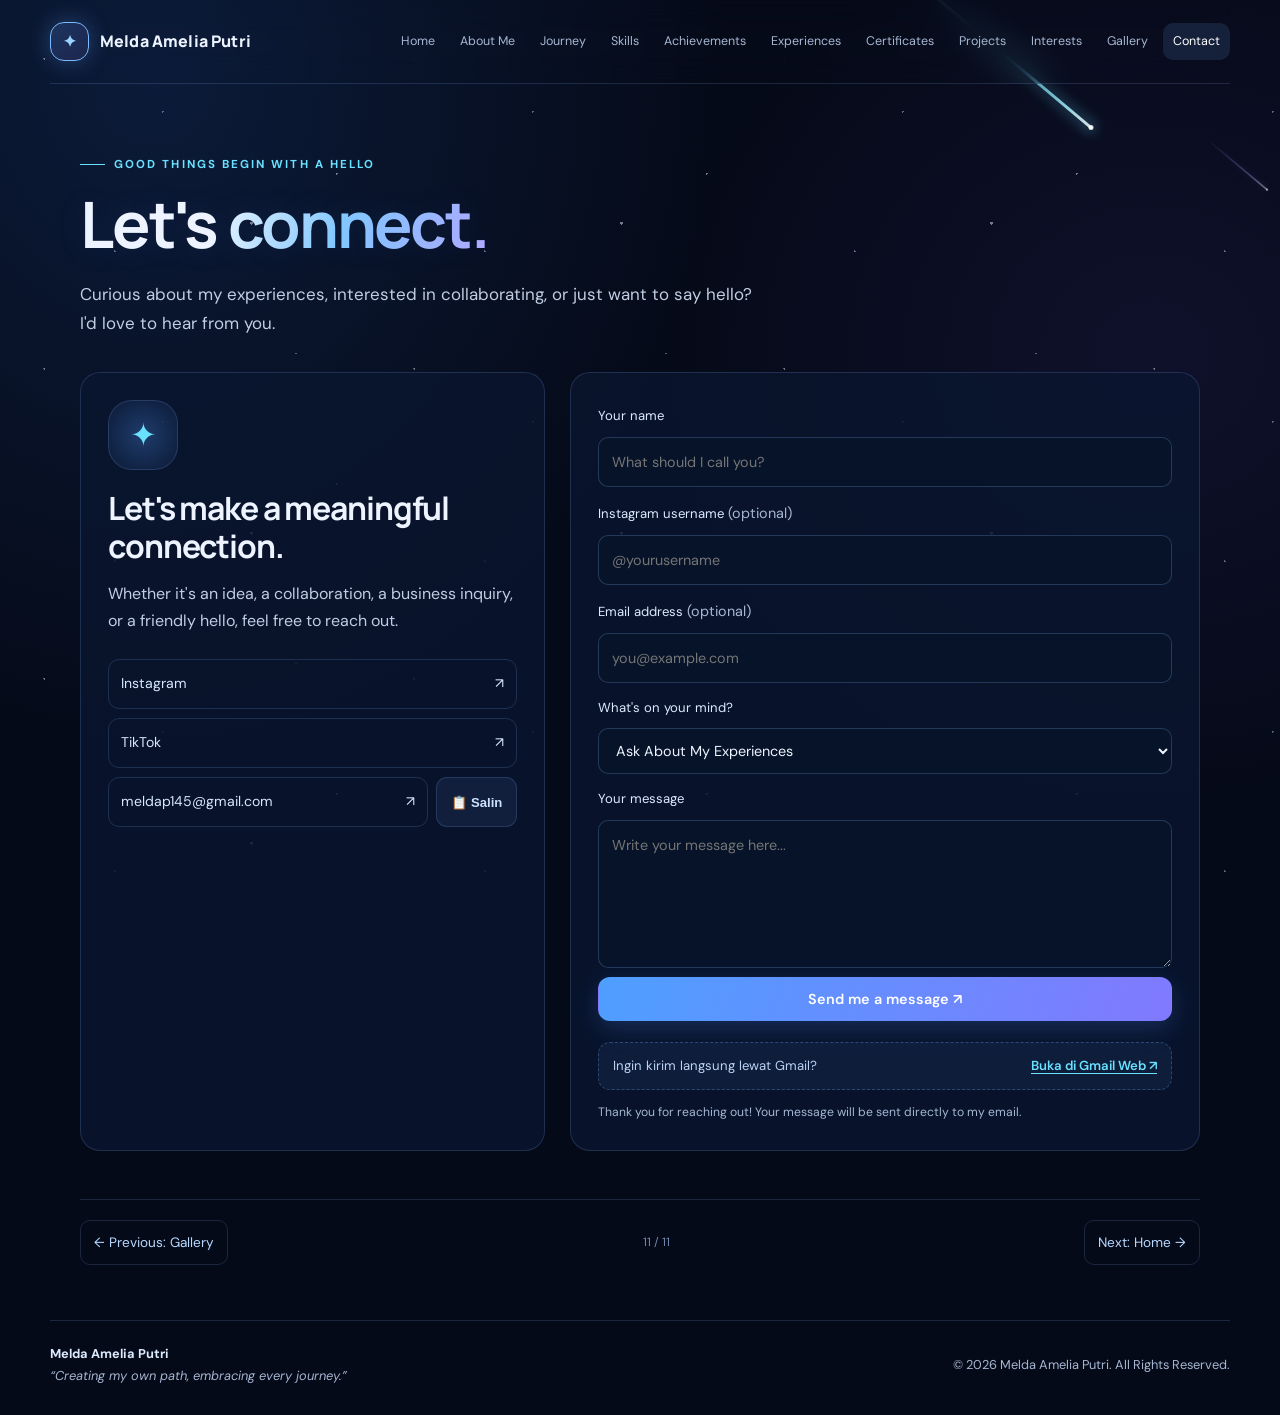
<file: contact.html>
<!doctype html>
<html lang="en">
<head>
<meta charset="utf-8">
<meta name="viewport" content="width=device-width, initial-scale=1">
<meta name="theme-color" content="#050a18">
<meta name="description" content="Personal portfolio of Melda Amelia Putri.">
<title>Let's Connect | Melda Amelia Putri</title>
<link rel="stylesheet" href="style.css">
<script src="stars.js" defer></script>
</head>

<body>

<header class="site-header">
 <a class="brand" href="index.html">
  <span class="brand-mark">✦</span>
  <span>Melda Amelia Putri</span>
 </a>

 <nav class="main-nav" aria-label="Main navigation">
  <a href="index.html">Home</a>
  <a href="about.html">About Me</a>
  <a href="journey.html">Journey</a>
  <a href="skills.html">Skills</a>
  <a href="achievements.html">Achievements</a>
  <a href="experiences.html">Experiences</a>
  <a href="certificates.html">Certificates</a>
  <a href="projects.html">Projects</a>
  <a href="interests.html">Interests</a>
  <a href="gallery.html">Gallery</a>
  <a href="contact.html" class="active">Contact</a>
 </nav>
</header>

<main class="page-shell">

 <div class="page-heading">
  <span class="eyebrow">GOOD THINGS BEGIN WITH A HELLO</span>

  <h1>Let's <span>connect.</span></h1>

  <p class="intro">
   Curious about my experiences, interested in collaborating,
   or just want to say hello? I'd love to hear from you.
  </p>
 </div>

 <div class="contact-layout">

  <div class="contact-side">

   <div class="contact-orb">✦</div>

   <h2>Let's make a meaningful connection.</h2>

   <p>
    Whether it's an idea, a collaboration, a business inquiry,
    or a friendly hello, feel free to reach out.
   </p>

   <div class="contact-links">

    <a href="https://www.instagram.com/cis.cake._/"
       target="_blank" rel="noreferrer">
     Instagram <span>↗</span>
    </a>

    <a href="https://www.tiktok.com/@cherryyx"
       target="_blank" rel="noreferrer">
     TikTok <span>↗</span>
    </a>

    <div class="contact-link-row">
     <a href="https://mail.google.com/mail/?view=cm&fs=1&to=meldap145@gmail.com&su=Halo%20Melda"
        target="_blank" rel="noreferrer" id="direct-email-link"
        title="Klik untuk langsung kirim pesan lewat Gmail">
      meldap145@gmail.com <span>↗</span>
     </a>
     <button type="button" class="btn-copy-email" id="btn-copy-email" title="Salin alamat email">
      <span id="copy-text">📋 Salin</span>
     </button>
    </div>

   </div>
  </div>

  <div class="contact-form-wrap">

   <!-- CONTACT FORM CONNECTED TO EMAIL -->

   <form id="contact-form"
         action="https://formsubmit.co/meldap145@gmail.com"
         method="POST">

    <input type="hidden" name="_subject"
           value="New Message from Melda's Portfolio">

    <input type="hidden" name="_template"
           value="table">

    <input type="hidden" name="_captcha"
           value="false">

    <input type="hidden" name="_next"
           value="contact.html?submitted=true">

    <label for="name">Your name</label>

    <input
     id="name"
     name="Name"
     type="text"
     placeholder="What should I call you?"
     required
    >

    <label for="instagram">
     Instagram username
     <span class="muted">(optional)</span>
    </label>

    <input
     id="instagram"
     name="Instagram Username"
     type="text"
     placeholder="@yourusername"
    >

    <label for="email">
     Email address
     <span class="muted">(optional)</span>
    </label>

    <input
     id="email"
     name="Email Address"
     type="email"
     placeholder="you@example.com"
    >

    <label for="topic">What's on your mind?</label>

    <select id="topic" name="Topic" required>

      <option value="Ask About My Experiences">
       Ask About My Experiences
      </option>

      <option value="Collaboration & Partnership">
       Collaboration & Partnership
      </option>

      <option value="Business Inquiry">
       Business Inquiry
      </option>

      <option value="Event Invitation">
       Event Invitation
      </option>

      <option value="Share Something / Ask a Question">
       Share Something / Ask a Question
      </option>

      <option value="Just Say Hello">
       Just Say Hello
      </option>

      <option value="Other">
       Other
      </option>

    </select>

    <label for="message">Your message</label>

    <textarea
     id="message"
     name="Message"
     rows="5"
     placeholder="Write your message here..."
     required
    ></textarea>

    <button class="button primary" type="submit" id="submit-btn">
     Send me a message ↗
    </button>

    <div class="form-direct-action">
     <span>Ingin kirim langsung lewat Gmail?</span>
     <a href="javascript:void(0)" id="quick-gmail-btn">Buka di Gmail Web ↗</a>
    </div>

    <p class="form-note">
     Thank you for reaching out!
     Your message will be sent directly to my email.
    </p>

   </form>

  </div>

 </div>

 <!-- Modal Konfirmasi Pesan / Kelanjutan Pengiriman -->
 <div id="contact-modal" class="contact-modal-backdrop" role="dialog" aria-modal="true" aria-labelledby="modal-title">
  <div class="contact-modal-box">
   <div class="modal-icon-glow">✦</div>
   <h2 id="modal-title" style="font-size: 1.5rem; margin-bottom: 8px;">Pesan Anda Siap Diproses!</h2>
   <p style="color: #c2d5f2; font-size: 0.92rem; margin-bottom: 16px;">
    Terima kasih, <strong id="modal-name-display" style="color: #69e1ff;">Teman</strong>! Pesan Anda telah diproses untuk dikirim langsung ke email Melda (<strong style="color: #83c5ff;">meldap145@gmail.com</strong>).
   </p>

   <div class="modal-summary-card">
    <div class="modal-summary-item">
     <span class="modal-summary-label">Topik</span>
     <span class="modal-summary-val" id="modal-topic-display">-</span>
    </div>
    <div class="modal-summary-item">
     <span class="modal-summary-label">Pengirim</span>
     <span class="modal-summary-val" id="modal-sender-display">-</span>
    </div>
    <div class="modal-summary-item">
     <span class="modal-summary-label">Kontak</span>
     <span class="modal-summary-val" id="modal-contact-display">-</span>
    </div>
    <div class="modal-msg-quote" id="modal-message-display">
     "-"
    </div>
   </div>

   <div class="modal-button-group">
    <a id="modal-gmail-link" href="#" target="_blank" rel="noreferrer" class="button primary">
     ✉ Buka & Kirim Lewat Gmail ↗
    </a>
    <button type="button" class="button" id="modal-close-btn">
     Selesai & Kirim Pesan Lain
    </button>
   </div>
  </div>
 </div>

 <nav class="page-switch" aria-label="Previous and next pages">

  <a href="gallery.html">← Previous: Gallery</a>

  <span class="page-number">11 / 11</span>

  <a href="index.html">Next: Home →</a>

 </nav>

</main>

<footer class="site-footer">

 <div>
  <strong>Melda Amelia Putri</strong>
  <br>
  <span class="footer-motto">
   “Creating my own path, embracing every journey.”
  </span>
 </div>

 <div>
  © 2026 Melda Amelia Putri. All Rights Reserved.
 </div>

</footer>

<script>
// Copy email button
const copyBtn = document.getElementById('btn-copy-email');
if (copyBtn) {
  copyBtn.addEventListener('click', () => {
    navigator.clipboard.writeText('meldap145@gmail.com').then(() => {
      const copyText = document.getElementById('copy-text');
      copyBtn.classList.add('copied');
      copyText.textContent = '✓ Disalin!';
      setTimeout(() => {
        copyBtn.classList.remove('copied');
        copyText.textContent = '📋 Salin';
      }, 2000);
    });
  });
}

// Quick Gmail button on the form
const quickGmailBtn = document.getElementById('quick-gmail-btn');
if (quickGmailBtn) {
  quickGmailBtn.addEventListener('click', () => {
    const name = document.getElementById('name').value.trim();
    const topic = document.getElementById('topic').value;
    const msg = document.getElementById('message').value.trim();
    const ig = document.getElementById('instagram').value.trim();
    const email = document.getElementById('email').value.trim();

    let body = `Halo Melda,\n\nNama: ${name || '[Nama]'}\n`;
    if (ig) body += `Instagram: ${ig}\n`;
    if (email) body += `Email: ${email}\n`;
    body += `Topik: ${topic}\n\nPesan:\n${msg || '[Tulis pesan Anda di sini]'}\n`;

    const subject = `Pesan Portfolio: ${name || 'Pengunjung'} - ${topic}`;
    const gmailUrl = `https://mail.google.com/mail/?view=cm&fs=1&to=meldap145@gmail.com&su=${encodeURIComponent(subject)}&body=${encodeURIComponent(body)}`;
    window.open(gmailUrl, '_blank');
  });
}

// Form Submission with Feedback Modal
const contactForm = document.getElementById('contact-form');
const contactModal = document.getElementById('contact-modal');
const modalCloseBtn = document.getElementById('modal-close-btn');

if (contactForm) {
  contactForm.addEventListener('submit', function(e) {
    e.preventDefault();

    const submitBtn = document.getElementById('submit-btn');
    const originalBtnText = submitBtn.innerHTML;
    submitBtn.innerHTML = '✦ Mengirim pesan...';
    submitBtn.disabled = true;

    const name = document.getElementById('name').value.trim();
    const instagram = document.getElementById('instagram').value.trim();
    const email = document.getElementById('email').value.trim();
    const topic = document.getElementById('topic').value;
    const message = document.getElementById('message').value.trim();

    let emailBody = `Halo Melda,\n\nNama: ${name}\n`;
    if (instagram) emailBody += `Instagram: ${instagram}\n`;
    if (email) emailBody += `Email: ${email}\n`;
    emailBody += `Topik: ${topic}\n\nPesan:\n${message}\n`;
    const emailSubject = `Pesan Portfolio: ${name} - ${topic}`;
    const directGmailUrl = `https://mail.google.com/mail/?view=cm&fs=1&to=meldap145@gmail.com&su=${encodeURIComponent(emailSubject)}&body=${encodeURIComponent(emailBody)}`;

    const formData = new FormData(contactForm);
    formData.set('_captcha', 'false');

    fetch('https://formsubmit.co/ajax/meldap145@gmail.com', {
      method: 'POST',
      body: formData,
      headers: {
        'Accept': 'application/json'
      }
    })
    .then(response => response.json().catch(() => ({})))
    .then(() => {
      showSuccessModal(name, topic, instagram, email, message, directGmailUrl);
    })
    .catch(() => {
      showSuccessModal(name, topic, instagram, email, message, directGmailUrl);
    })
    .finally(() => {
      submitBtn.innerHTML = originalBtnText;
      submitBtn.disabled = false;
    });
  });
}

function showSuccessModal(name, topic, instagram, email, message, gmailUrl) {
  document.getElementById('modal-name-display').textContent = name || 'Teman';
  document.getElementById('modal-sender-display').textContent = name || '-';
  document.getElementById('modal-topic-display').textContent = topic || '-';
  const contactText = [email, instagram].filter(Boolean).join(' · ') || 'Tidak dicantumkan';
  document.getElementById('modal-contact-display').textContent = contactText;
  document.getElementById('modal-message-display').textContent = `"${message}"`;
  document.getElementById('modal-gmail-link').href = gmailUrl;

  contactModal.classList.add('open');
}

if (modalCloseBtn) {
  modalCloseBtn.addEventListener('click', () => {
    contactModal.classList.remove('open');
    contactForm.reset();
  });
}

if (contactModal) {
  contactModal.addEventListener('click', (e) => {
    if (e.target === contactModal) {
      contactModal.classList.remove('open');
      contactForm.reset();
    }
  });
}
</script>

</body>
</html>
</file>
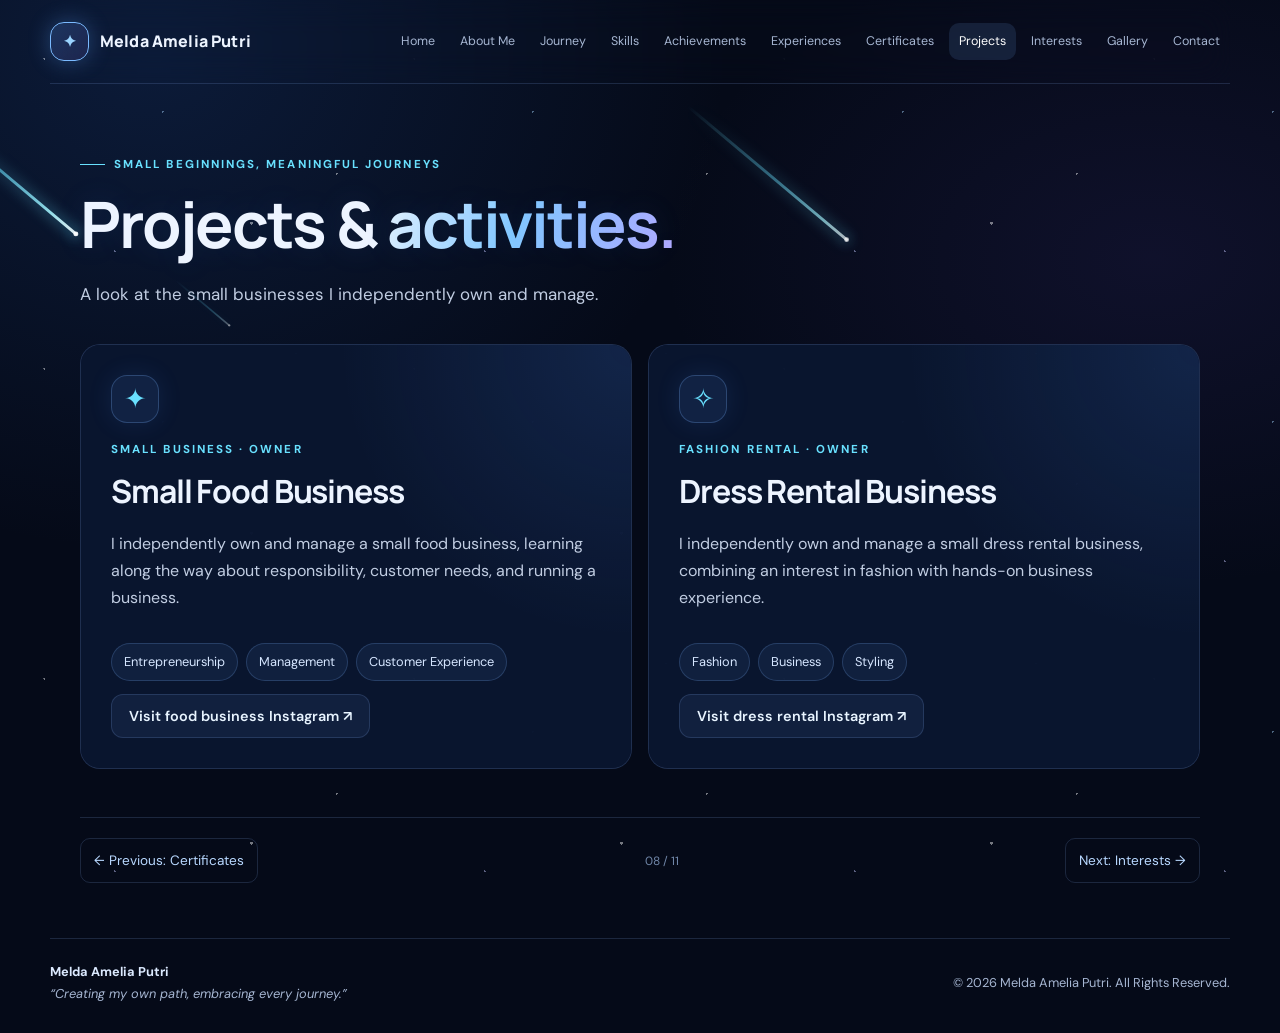
<file: projects.html>
<!doctype html>
<html lang="en">
<head>
<meta charset="utf-8">
<meta name="viewport" content="width=device-width, initial-scale=1">
<meta name="theme-color" content="#050a18">
<meta name="description" content="Personal portfolio of Melda Amelia Putri.">
<title>Projects & Activities | Melda Amelia Putri</title>
<link rel="stylesheet" href="style.css">
<script src="stars.js" defer></script>
</head>
<body>
<header class="site-header">
 <a class="brand" href="index.html"><span class="brand-mark">✦</span><span>Melda Amelia Putri</span></a>
 <nav class="main-nav" aria-label="Main navigation"><a href="index.html" class="">Home</a>
<a href="about.html" class="">About Me</a>
<a href="journey.html" class="">Journey</a>
<a href="skills.html" class="">Skills</a>
<a href="achievements.html" class="">Achievements</a>
<a href="experiences.html" class="">Experiences</a>
<a href="certificates.html" class="">Certificates</a>
<a href="projects.html" class="active">Projects</a>
<a href="interests.html" class="">Interests</a>
<a href="gallery.html" class="">Gallery</a>
<a href="contact.html" class="">Contact</a></nav>
</header>
<main class="page-shell">
 <div class="page-heading"><span class="eyebrow">SMALL BEGINNINGS, MEANINGFUL JOURNEYS</span><h1>Projects & <span>activities.</span></h1><p class="intro">A look at the small businesses I independently own and manage.</p></div>
 
<div class="card-grid two project-text-grid">
 <article class="project-card"><div class="project-content"><div class="project-icon">✦</div><span class="tiny-label">SMALL BUSINESS · OWNER</span><h2>Small Food Business</h2><p>I independently own and manage a small food business, learning along the way about responsibility, customer needs, and running a business.</p><div class="chip-list"><span>Entrepreneurship</span><span>Management</span><span>Customer Experience</span></div><a class="button project-instagram" href="https://www.instagram.com/melds.everybites/?obrf=NWZ0cWdlNGRlNGZr" target="_blank" rel="noopener noreferrer">Visit food business Instagram ↗</a></div></article>
 <article class="project-card"><div class="project-content"><div class="project-icon">✧</div><span class="tiny-label">FASHION RENTAL · OWNER</span><h2>Dress Rental Business</h2><p>I independently own and manage a small dress rental business, combining an interest in fashion with hands-on business experience.</p><div class="chip-list"><span>Fashion</span><span>Business</span><span>Styling</span></div><a class="button project-instagram" href="https://www.instagram.com/gaunby_me/?cplk=MWRqdGM4b2Z0c3d3aw==" target="_blank" rel="noopener noreferrer">Visit dress rental Instagram ↗</a></div></article>
</div>

 <nav class="page-switch" aria-label="Previous and next pages"><a href="certificates.html">← Previous: Certificates</a><span class="page-number">08 / 11</span><a href="interests.html">Next: Interests →</a></nav>
</main>
<footer class="site-footer"><div><strong>Melda Amelia Putri</strong><br><span class="footer-motto">“Creating my own path, embracing every journey.”</span></div><div>© 2026 Melda Amelia Putri. All Rights Reserved.</div></footer>
</body>
</html>
</file>
<file: style.css>
@import url('https://fonts.googleapis.com/css2?family=DM+Sans:wght@400;500;600;700&family=Manrope:wght@400;500;600;700;800&display=swap');
:root{--bg:#050a18;--panel:#0b1530;--panel2:#0d1d3c;--line:rgba(140,184,255,.17);--text:#edf4ff;--muted:#a6b6d2;--blue:#83c5ff;--cyan:#69e1ff;--purple:#a7a7ff;--glow:0 0 35px rgba(72,145,255,.16)}
*{box-sizing:border-box}html{scroll-behavior:smooth}body{margin:0;min-height:100vh;color:var(--text);font-family:'DM Sans',sans-serif;background:radial-gradient(ellipse at 12% 5%,rgba(31,76,151,.26),transparent 36%),radial-gradient(ellipse at 90% 25%,rgba(75,57,153,.15),transparent 30%),var(--bg);line-height:1.7;position:relative;overflow-x:hidden}
body:before{content:"";position:fixed;inset:0;pointer-events:none;opacity:.45;background-image:radial-gradient(1px 1px at 12% 19%,#fff 98%,transparent),radial-gradient(1px 1px at 80% 14%,#9bcaff 98%,transparent),radial-gradient(1.5px 1.5px at 68% 72%,#fff 98%,transparent),radial-gradient(1px 1px at 31% 81%,#c8c9ff 98%,transparent),radial-gradient(1px 1px at 91% 56%,#fff 98%,transparent),radial-gradient(1px 1px at 44% 36%,#a7d8ff 98%,transparent);background-size:370px 310px;z-index:-1}
a{color:inherit;text-decoration:none}img{max-width:100%;display:block}h1,h2,h3{font-family:Manrope,sans-serif;line-height:1.18;letter-spacing:-.035em}h1{font-size:clamp(2.3rem,5vw,4.5rem);margin:12px 0 18px}h1 span{background:linear-gradient(110deg,#eaf6ff,#85caff 45%,#b3a9ff);background-clip:text;color:transparent}h2{font-size:clamp(1.45rem,2.5vw,2.15rem);margin:0 0 14px}h3{font-size:1.1rem;margin:0 0 8px}p{color:#c1cde2;margin:0 0 15px}.muted{color:var(--muted);font-size:.9rem}.tiny-label,.eyebrow{font-size:.72rem;letter-spacing:.18em;text-transform:uppercase;color:var(--cyan);font-weight:700}.site-header{width:min(1180px,calc(100% - 40px));margin:0 auto;padding:22px 0;display:flex;align-items:center;justify-content:space-between;gap:22px;border-bottom:1px solid var(--line)}.brand{display:flex;align-items:center;gap:11px;font-family:Manrope,sans-serif;font-weight:800;white-space:nowrap}.brand-mark{width:39px;height:39px;border:1px solid #7bbaff;border-radius:14px;display:grid;place-items:center;color:#9bd4ff;background:linear-gradient(135deg,rgba(93,158,255,.22),rgba(159,127,255,.13));box-shadow:var(--glow)}.brand small{display:block;font-family:'DM Sans';font-size:.64rem;color:var(--muted);font-weight:500;letter-spacing:.14em}.main-nav{display:flex;gap:5px;align-items:center;flex-wrap:wrap;justify-content:flex-end}.main-nav a{font-size:.78rem;color:var(--muted);padding:8px 10px;border-radius:10px;transition:.2s}.main-nav a:hover,.main-nav a.active{color:#fff;background:rgba(117,176,255,.13)}.page-shell{width:min(1120px,calc(100% - 40px));margin:0 auto;min-height:calc(100vh - 180px);padding:62px 0 55px}.page-heading{max-width:780px;margin-bottom:35px}.page-heading .intro{font-size:1.06rem;max-width:690px}.eyebrow{display:inline-flex;align-items:center;gap:9px}.eyebrow:before{content:"";height:1px;width:25px;background:var(--cyan)}.hero-grid{display:grid;grid-template-columns:1.02fr .98fr;gap:45px;align-items:center}.hero-copy .lead{font-size:1.12rem;color:#d5e2f8}.quote-card{margin:26px 0;padding:19px 22px;border-left:2px solid var(--cyan);background:linear-gradient(100deg,rgba(60,123,220,.12),rgba(105,91,180,.05));border-radius:0 15px 15px 0}.quote-card p{font-family:Manrope,sans-serif;color:#eff7ff;font-size:1.12rem;margin:8px 0 0}.button-row{display:flex;gap:12px;flex-wrap:wrap}.button{display:inline-flex;justify-content:center;align-items:center;gap:12px;padding:12px 17px;border:1px solid var(--line);border-radius:12px;background:rgba(20,37,69,.75);color:#e8f4ff;font:600 .9rem 'DM Sans';cursor:pointer;transition:transform .2s,border-color .2s}.button:hover{transform:translateY(-2px);border-color:#78bcff}.button.primary{border-color:transparent;background:linear-gradient(110deg,#4e9fff,#8179ff);color:#fff;box-shadow:0 8px 25px rgba(71,133,255,.22)}.photo-frame{position:relative;padding:9px;border-radius:25px;border:1px solid rgba(143,193,255,.3);background:linear-gradient(145deg,rgba(104,172,255,.18),rgba(121,105,211,.06));box-shadow:var(--glow)}.photo-frame:after{content:"";position:absolute;inset:-9px 16px 16px -9px;border:1px solid rgba(115,182,255,.2);border-radius:28px;z-index:-1}.photo-frame img{width:100%;height:540px;object-fit:cover;object-position:center 20%;border-radius:18px}.hero-photo{max-width:530px;width:100%;justify-self:end}.photo-tag{position:absolute;bottom:22px;left:22px;right:22px;padding:10px 12px;border-radius:12px;background:rgba(4,12,29,.78);backdrop-filter:blur(10px);font-size:.78rem;color:#d9eaff}.stat-row{display:grid;grid-template-columns:repeat(3,1fr);gap:14px;margin-top:55px}.stat-row div,.info-card,.note-card,.dream-box{border:1px solid var(--line);background:linear-gradient(135deg,rgba(13,29,60,.82),rgba(9,18,39,.8));border-radius:17px;padding:20px}.stat-row strong{display:block;font:800 1.65rem Manrope;color:var(--blue)}.stat-row span{font-size:.84rem;color:var(--muted)}.two-col{display:grid;grid-template-columns:.8fr 1.2fr;gap:38px;align-items:center}.portrait img{height:440px;object-position:center 25%}.chip-list{display:flex;flex-wrap:wrap;gap:8px;margin-top:12px}.chip-list span{border:1px solid rgba(128,183,255,.2);background:rgba(91,148,230,.09);border-radius:999px;padding:7px 12px;font-size:.8rem;color:#d6e6ff}.card-grid{display:grid;gap:16px;margin-top:35px}.card-grid.three{grid-template-columns:repeat(3,1fr)}.card-grid.two{grid-template-columns:repeat(2,1fr)}.info-card{padding:23px}.info-card p{font-size:.92rem;margin:0}.card-icon{display:grid;place-items:center;width:40px;height:40px;border-radius:13px;background:rgba(100,161,255,.13);color:var(--cyan);font-size:1.3rem;margin-bottom:16px}.timeline{max-width:900px;margin:0 auto;position:relative}.timeline:before{content:"";position:absolute;left:25px;top:12px;bottom:35px;width:1px;background:linear-gradient(var(--cyan),rgba(127,122,255,.1))}.timeline-item{position:relative;display:grid;grid-template-columns:52px 1fr;gap:20px;margin-bottom:24px}.timeline-dot{width:50px;height:50px;display:grid;place-items:center;border-radius:16px;background:#10274c;border:1px solid #4f8fd0;color:#a7d7ff;font-weight:800;z-index:1}.timeline-content,.experience-card,.certificate-layout,.achievement-feature{border:1px solid var(--line);background:rgba(10,22,47,.83);border-radius:20px;padding:24px;box-shadow:var(--glow)}.timeline-content h2{margin-top:9px}.placeholder{display:grid;place-items:center;min-height:115px;padding:16px;border:1px dashed rgba(125,179,255,.34);border-radius:14px;background:rgba(71,119,194,.07);text-align:center;color:#9cb8e2;font-size:.86rem}.image-pair,.mini-gallery{display:grid;grid-template-columns:1fr 1fr;gap:12px;margin-top:16px}.image-pair img{height:150px;width:100%;object-fit:cover;border-radius:12px}.skill-grid{display:grid;grid-template-columns:repeat(2,1fr);gap:22px}.skill-card{overflow:hidden;border:1px solid var(--line);border-radius:21px;background:rgba(10,22,47,.88);box-shadow:var(--glow)}.skill-card>img{width:100%;height:290px;object-fit:cover}.skill-card-content{padding:23px}.skill-card-content h2{margin-top:9px}.note-card{margin-top:24px;color:#cfe4ff}.achievement-feature{display:grid;grid-template-columns:.8fr 1.2fr;gap:30px;align-items:center;padding:28px}.achievement-feature .photo-frame img{height:440px;object-position:center 18%}.achievement-copy h2{margin-top:12px}.mini-gallery img{width:100%;height:130px;object-fit:cover;border-radius:12px}.experience-list{display:grid;gap:22px}.experience-card{display:grid;grid-template-columns:.9fr 1.1fr;gap:24px;align-items:center}.experience-image{display:grid;grid-template-columns:1fr 1fr;gap:10px}.experience-image img{height:250px;width:100%;object-fit:cover;border-radius:13px}.placeholder.tall{min-height:250px}.experience-text h2{margin-top:10px}.date-line{color:var(--cyan);font-size:.9rem}.certificate-layout{display:grid;grid-template-columns:1.1fr .9fr;gap:28px;align-items:center}.certificate-image{background:#fff;border-radius:12px;overflow:hidden;padding:4px}.certificate-image img{width:100%;height:auto}.certificate-info h2{margin-top:12px}.certificate-info .placeholder{margin-top:20px}.project-card{border:1px solid var(--line);border-radius:20px;overflow:hidden;background:rgba(10,22,47,.85)}.project-placeholder{min-height:230px;border-radius:0;border-width:0 0 1px}.project-content{padding:24px}.project-content h2{margin-top:9px}.dream-hero{position:relative;border:1px solid var(--line);border-radius:22px;overflow:hidden;min-height:380px}.dream-hero>img{width:100%;height:440px;object-fit:cover;object-position:center 35%;filter:saturate(.85)}.dream-overlay{position:absolute;inset:auto 0 0;padding:35px;background:linear-gradient(0deg,rgba(4,10,24,.96),rgba(4,10,24,.03))}.dream-overlay p{max-width:720px}.dream-box{grid-template-columns:1fr 1fr;margin-top:20px}.goal-list{display:grid;gap:12px}.goal-list div{display:flex;gap:12px;color:var(--cyan)}.goal-list span{color:#d4e0f5}.gallery-grid{display:grid;grid-template-columns:repeat(3,minmax(0,1fr));gap:16px;align-items:stretch}.gallery-item{position:relative;overflow:hidden;border-radius:16px;border:1px solid var(--line);margin:0;background:#050914;display:flex;flex-direction:column;min-width:0}.gallery-item img{width:100%;height:360px;object-fit:contain;object-position:center;background:#050914;padding:7px;transition:transform .35s}.gallery-item:hover img{transform:scale(1.02)}.gallery-item figcaption{padding:12px 14px 14px;font-weight:700;font-size:.88rem;background:rgba(10,22,47,.92)}.gallery-item figcaption span{display:block;color:#a9c9f4;font-size:.7rem;font-weight:500;letter-spacing:.08em;text-transform:uppercase;margin-top:4px}.contact-layout{display:grid;grid-template-columns:.85fr 1.15fr;gap:25px}.contact-side,.contact-form-wrap{border:1px solid var(--line);border-radius:20px;padding:27px;background:rgba(10,22,47,.83)}.contact-orb{width:70px;height:70px;display:grid;place-items:center;border-radius:24px;font-size:2rem;color:var(--cyan);background:radial-gradient(circle,rgba(80,155,255,.3),rgba(80,155,255,.04));border:1px solid var(--line);margin-bottom:20px}.contact-links{display:grid;gap:9px;margin:25px 0}.contact-links a{padding:12px;border:1px solid var(--line);border-radius:11px;display:flex;justify-content:space-between;color:#d7e7ff;font-size:.88rem}.contact-links a:hover{border-color:#70baff}.contact-photo{height:210px;width:100%;object-fit:cover;object-position:center 22%;border-radius:14px}.contact-form-wrap form{display:grid;gap:9px}label{font-size:.82rem;color:#dceaff;margin-top:5px}input,select,textarea{width:100%;background:#071329;color:#edf4ff;border:1px solid rgba(133,177,244,.23);border-radius:10px;padding:12px 13px;font:inherit;font-size:.9rem;outline:none}input:focus,select:focus,textarea:focus{border-color:#78bfff;box-shadow:0 0 0 3px rgba(87,157,255,.1)}textarea{resize:vertical}.form-note{font-size:.76rem;color:var(--muted);margin:3px 0 0}.site-footer{width:min(1180px,calc(100% - 40px));margin:0 auto;padding:22px 0 28px;border-top:1px solid var(--line);display:flex;justify-content:space-between;align-items:center;gap:18px;color:var(--muted);font-size:.8rem}.site-footer strong{color:#dceaff}.footer-motto{font-style:italic}.page-switch{display:flex;justify-content:space-between;gap:15px;margin-top:48px;padding-top:20px;border-top:1px solid var(--line)}.page-switch a{font-size:.85rem;color:#b8d8ff;padding:10px 13px;border:1px solid var(--line);border-radius:10px}.page-switch a:hover{background:rgba(92,151,240,.1)}.page-number{align-self:center;color:#7187a9;font-size:.75rem}
@media(max-width:850px){.site-header{align-items:flex-start;flex-direction:column}.main-nav{justify-content:flex-start}.hero-grid,.two-col,.achievement-feature,.experience-card,.certificate-layout,.contact-layout{grid-template-columns:1fr}.hero-grid{gap:32px}.hero-photo{max-width:520px}.photo-frame img{height:460px}.card-grid.three{grid-template-columns:1fr 1fr}.experience-image img,.placeholder.tall{height:200px;min-height:200px}.gallery-grid{grid-template-columns:repeat(3,minmax(0,1fr))}.gallery-item img{height:300px}.achievement-feature .photo-frame{max-width:470px}.contact-photo{height:250px}}
@media(max-width:560px){.site-header,.page-shell,.site-footer{width:min(100% - 28px,1120px)}.page-shell{padding:42px 0}.brand{font-size:.92rem}.main-nav a{font-size:.72rem;padding:7px 8px}.hero-grid{grid-template-columns:1fr}.photo-frame img{height:410px}.stat-row{gap:8px;margin-top:35px}.stat-row div{padding:13px}.stat-row strong{font-size:1.3rem}.stat-row span{font-size:.72rem}.card-grid.three,.card-grid.two,.skill-grid,.dream-box{grid-template-columns:1fr}.timeline-item{grid-template-columns:42px 1fr;gap:12px}.timeline:before{left:20px}.timeline-dot{width:41px;height:41px;border-radius:13px;font-size:.8rem}.timeline-content{padding:17px}.gallery-grid{grid-template-columns:repeat(2,minmax(0,1fr));gap:9px}.gallery-item img{height:240px;padding:4px}.gallery-item figcaption{font-size:.76rem;padding:9px}.gallery-item figcaption span{font-size:.64rem}.site-footer{align-items:flex-start;flex-direction:column}.page-switch a{font-size:.75rem}.achievement-feature,.contact-side,.contact-form-wrap{padding:18px}.experience-card{padding:16px}.experience-image{grid-template-columns:1fr 1fr}.dream-overlay{padding:22px}.dream-hero>img{height:390px}.image-pair{grid-template-columns:1fr}.page-heading{margin-bottom:25px}}


/* Personal refinements: fuller images, cleaner journey, and a more luminous galaxy mood */
.brand{letter-spacing:.01em}.brand>span:last-child{display:inline-block}
.brand-mark{box-shadow:0 0 22px rgba(95,166,255,.32)}
.site-header{backdrop-filter:blur(16px)}
.page-heading h1{text-shadow:0 0 32px rgba(81,145,255,.12)}
.timeline-content{background:linear-gradient(135deg,rgba(13,29,60,.9),rgba(7,16,36,.92))}
.journey-note{margin:16px 0 0;padding:13px 15px;border-left:2px solid var(--cyan);background:rgba(81,151,255,.06);border-radius:0 10px 10px 0;color:#b9cdea;font-size:.9rem}
.skill-card>img{display:block;width:100%;height:auto;max-height:500px;object-fit:contain;object-position:center;background:#050b18;padding:8px}
.skill-card{display:flex;flex-direction:column}.skill-card-content{flex:1}
.achievement-feature .photo-frame img{height:auto;max-height:720px;object-fit:contain;object-position:center;background:#050914}
.achievement-feature .photo-frame{align-self:center}
.mini-gallery{align-items:stretch}.mini-gallery img{height:100%;min-height:210px;max-height:340px;object-fit:contain;background:#050914;border:1px solid var(--line);padding:5px}
.certificate-placeholder{display:flex;min-height:210px;flex-direction:column;align-items:center;justify-content:center;gap:10px;padding:22px;text-align:center;border:1px dashed rgba(125,179,255,.4);border-radius:13px;background:radial-gradient(circle at 50% 0%,rgba(86,149,255,.18),rgba(7,17,38,.85) 70%);color:#dceaff}
.certificate-placeholder span{font-size:2rem;color:var(--cyan);text-shadow:0 0 22px rgba(87,173,255,.6)}
.certificate-placeholder strong{font-size:1rem}.certificate-placeholder small{color:var(--muted);line-height:1.6}.certificate-placeholder.large{min-height:280px}
.certificate-list{display:grid;gap:22px}.certificate-card{display:grid;grid-template-columns:1.1fr .9fr;gap:26px;align-items:center;padding:24px;border:1px solid var(--line);border-radius:20px;background:rgba(10,22,47,.83);box-shadow:var(--glow)}
.certificate-image img{display:block;width:100%;height:auto;object-fit:contain}.certificate-info h2{margin-top:10px}
.project-text-grid .project-card{min-height:320px;display:flex}.project-text-grid .project-content{display:flex;flex-direction:column;align-items:flex-start;gap:5px;width:100%;padding:30px;background:radial-gradient(circle at 100% 0%,rgba(82,143,255,.13),transparent 42%),rgba(10,22,47,.88)}
.project-icon{display:grid;place-items:center;width:48px;height:48px;margin-bottom:12px;border:1px solid rgba(125,179,255,.25);border-radius:16px;background:rgba(93,157,255,.1);color:var(--cyan);font-size:1.7rem;box-shadow:0 0 24px rgba(73,135,255,.12)}
.project-link-note{margin-top:auto;padding-top:18px;color:#8fb8ed;font-size:.82rem}
.experience-image .placeholder{gap:7px}.experience-image .placeholder>span{font-size:1.8rem;color:var(--cyan)}.experience-image .placeholder strong{color:#dceaff}.experience-image .placeholder small{color:var(--muted);line-height:1.5}
@media(max-width:850px){.certificate-card{grid-template-columns:1fr}.achievement-feature .photo-frame img{max-height:640px}.mini-gallery img{min-height:180px}}
@media(max-width:560px){.skill-card>img{max-height:430px;padding:5px}.certificate-card{padding:16px}.project-text-grid .project-content{padding:23px}.mini-gallery img{min-height:140px}}

/* Final polish: preserve complete photos and certificates */
.skill-card img{width:100%;height:clamp(300px,42vw,440px);object-fit:contain;object-position:center;background:#050914;border-bottom:1px solid var(--line);padding:10px}
.achievement-feature>.photo-frame img{width:100%;height:auto;max-height:620px;object-fit:contain}
.mini-gallery{grid-template-columns:1fr 1fr;align-items:stretch}
.mini-gallery img{width:100%;height:100%;min-height:260px;max-height:440px;object-fit:contain;background:#050914;padding:7px;border:1px solid var(--line);border-radius:12px}
.certificate-image{display:flex;align-items:center;justify-content:center;min-height:220px;background:#050914;padding:10px}
.certificate-image img{width:100%;height:auto;max-height:520px;object-fit:contain}
.experience-image img{height:auto;min-height:220px;max-height:390px;object-fit:contain;background:#050914;padding:4px}
.project-instagram{display:inline-flex;margin-top:8px;font-size:.9rem}
@media(max-width:650px){.mini-gallery{grid-template-columns:1fr}.mini-gallery img{min-height:0;max-height:420px}.experience-image{grid-template-columns:1fr!important}.skill-card img{height:340px}}


/* Large college portrait on the Interests & Dreams page */
.college-dream-photo{margin-top:24px;border:1px solid var(--line);border-radius:22px;overflow:hidden;background:linear-gradient(135deg,rgba(13,29,60,.9),rgba(9,18,39,.92));box-shadow:var(--glow)}
.college-dream-copy{padding:28px 30px 18px}
.college-dream-copy h2{margin-top:10px}
.college-dream-photo>img{display:block;width:100%;height:auto;max-height:1000px;object-fit:contain;object-position:center;background:#080d19;padding:0 18px 18px}
/* Skill Slider & Passions */
.skill-card{position:relative;display:flex;flex-direction:column}
.skill-slider-container{position:relative;width:100%;height:clamp(320px,42vw,450px);overflow:hidden;background:#050914;border-bottom:1px solid var(--line);user-select:none}
.skill-slider-viewport{width:100%;height:100%;overflow:hidden;cursor:pointer}
.skill-slider-track{display:flex;width:100%;height:100%;transition:transform .45s cubic-bezier(.22,1,.36,1);will-change:transform}
.skill-slide{flex:0 0 100%;width:100%;height:100%;position:relative;display:flex;align-items:center;justify-content:center}
.skill-slide img{width:100%!important;height:100%!important;object-fit:contain!important;object-position:center;background:#050914;padding:10px;border:none!important}
.skill-slide-badge{position:absolute;top:14px;right:14px;display:flex;align-items:center;gap:8px;z-index:5;pointer-events:none}
.slide-counter{background:rgba(5,12,28,.85);backdrop-filter:blur(8px);color:var(--cyan);font-family:Manrope,sans-serif;font-size:.74rem;font-weight:700;padding:4px 10px;border-radius:10px;border:1px solid rgba(105,225,255,.35);box-shadow:0 4px 12px rgba(0,0,0,.4)}
.slide-hint{background:rgba(5,12,28,.78);backdrop-filter:blur(8px);color:#c0d7f9;font-size:.72rem;padding:4px 10px;border-radius:10px;border:1px solid rgba(133,186,255,.2);display:flex;align-items:center;gap:5px;box-shadow:0 4px 12px rgba(0,0,0,.4)}
.slide-caption-tag{position:absolute;bottom:14px;left:14px;background:rgba(5,12,28,.85);backdrop-filter:blur(8px);color:#dbeaff;font-size:.76rem;padding:6px 14px;border-radius:12px;border:1px solid rgba(133,186,255,.25);z-index:5;pointer-events:none;max-width:calc(100% - 100px);white-space:nowrap;overflow:hidden;text-overflow:ellipsis}
.slider-nav-btn{position:absolute;top:50%;transform:translateY(-50%);width:38px;height:38px;border-radius:50%;background:rgba(10,22,47,.88);backdrop-filter:blur(8px);border:1px solid rgba(133,186,255,.35);color:#fff;font-size:1.15rem;line-height:1;display:flex;align-items:center;justify-content:center;cursor:pointer;z-index:10;transition:all .2s ease;box-shadow:0 4px 14px rgba(0,0,0,.5)}
.slider-nav-btn:hover{background:rgba(78,159,255,.45);border-color:var(--cyan);color:var(--cyan);transform:translateY(-50%) scale(1.1);box-shadow:0 0 15px rgba(105,225,255,.4)}
.slider-nav-btn.prev{left:12px}
.slider-nav-btn.next{right:12px}
.slider-dots{position:absolute;bottom:14px;right:14px;display:flex;align-items:center;gap:7px;z-index:10}
.slider-dots .dot{width:9px;height:9px;border-radius:50%;background:rgba(255,255,255,.3);border:1px solid rgba(255,255,255,.15);cursor:pointer;transition:all .25s cubic-bezier(.25,1,.5,1)}
.slider-dots .dot:hover{background:rgba(255,255,255,.6)}
.slider-dots .dot.active{width:22px;border-radius:12px;background:linear-gradient(90deg,var(--cyan),#83c5ff);box-shadow:0 0 12px rgba(105,225,255,.7);border-color:transparent}

/* Contact enhancements */
.contact-link-row{display:flex;gap:8px;align-items:stretch}
.contact-link-row a{flex:1}
.btn-copy-email{display:inline-flex;align-items:center;justify-content:center;gap:6px;padding:0 14px;border:1px solid var(--line);border-radius:11px;background:rgba(20,37,69,.75);color:#cbe3ff;font-size:.82rem;font-weight:600;cursor:pointer;transition:all .2s ease;white-space:nowrap}
.btn-copy-email:hover{border-color:var(--cyan);color:#fff;background:rgba(78,159,255,.2)}
.btn-copy-email.copied{background:rgba(46,213,115,.25);border-color:#2ed573;color:#2ed573}
.form-direct-action{margin-top:12px;padding:12px 14px;border-radius:12px;background:rgba(71,119,194,.1);border:1px dashed rgba(125,179,255,.28);font-size:.82rem;color:#bad3f5;display:flex;align-items:center;justify-content:space-between;gap:12px;flex-wrap:wrap}
.form-direct-action a{color:var(--cyan);font-weight:600;text-decoration:underline;text-underline-offset:3px;cursor:pointer}
.form-direct-action a:hover{color:#fff}

/* Contact modal confirmation */
.contact-modal-backdrop{position:fixed;inset:0;background:rgba(3,7,18,.85);backdrop-filter:blur(10px);display:flex;align-items:center;justify-content:center;padding:20px;z-index:9999;opacity:0;visibility:hidden;transition:opacity .3s ease,visibility .3s ease}
.contact-modal-backdrop.open{opacity:1;visibility:visible}
.contact-modal-box{background:linear-gradient(145deg,rgba(13,29,60,.98),rgba(8,16,35,.98));border:1px solid rgba(133,186,255,.35);border-radius:24px;box-shadow:0 20px 50px rgba(0,0,0,.7),0 0 30px rgba(81,145,255,.25);max-width:520px;width:100%;padding:32px 28px;transform:translateY(20px) scale(.97);transition:transform .3s cubic-bezier(.22,1,.36,1);text-align:center}
.contact-modal-backdrop.open .contact-modal-box{transform:translateY(0) scale(1)}
.modal-icon-glow{width:68px;height:68px;margin:0 auto 18px;border-radius:50%;display:grid;place-items:center;font-size:2rem;color:var(--cyan);background:radial-gradient(circle,rgba(105,225,255,.25),rgba(11,23,50,.2));border:1px solid rgba(105,225,255,.4);box-shadow:0 0 25px rgba(105,225,255,.3)}
.modal-summary-card{margin:20px 0;padding:16px;border-radius:14px;background:rgba(6,14,32,.75);border:1px solid rgba(133,186,255,.18);text-align:left;font-size:.86rem}
.modal-summary-item{display:flex;margin-bottom:8px;gap:10px}
.modal-summary-item:last-child{margin-bottom:0}
.modal-summary-label{color:var(--muted);min-width:85px;font-size:.8rem}
.modal-summary-val{color:#dceaff;font-weight:500;word-break:break-word}
.modal-msg-quote{margin-top:10px;padding:10px 12px;background:rgba(14,27,54,.6);border-left:3px solid var(--cyan);border-radius:0 8px 8px 0;color:#c9ddf8;font-style:italic;font-size:.84rem;max-height:110px;overflow-y:auto}
.modal-button-group{display:flex;flex-direction:column;gap:10px;margin-top:22px}
.modal-button-group .button{width:100%;justify-content:center}

@media(max-width:560px){.college-dream-copy{padding:22px 20px 12px}.college-dream-photo>img{padding:0 10px 10px}}

/* Hero photo slider (index.html) */
.hero-slider-viewport{width:100%;overflow:hidden;border-radius:18px;cursor:pointer;position:relative}
.hero-slider-track{display:flex;width:100%;transition:transform .45s cubic-bezier(.22,1,.36,1);will-change:transform}
.hero-slide{flex:0 0 100%;width:100%;position:relative}
.hero-slide img{width:100%;height:540px;object-fit:cover;object-position:center 20%;border-radius:18px;display:block}
.hero-dots{position:absolute;top:22px;right:22px;display:flex;align-items:center;gap:8px;padding:6px 12px;border-radius:20px;background:rgba(4,12,29,.78);backdrop-filter:blur(10px);border:1px solid rgba(133,186,255,.28);z-index:10}
.hero-dot{width:9px;height:9px;border-radius:50%;background:rgba(255,255,255,.35);cursor:pointer;transition:all .25s ease;border:1px solid rgba(255,255,255,.2)}
.hero-dot.active{width:22px;border-radius:10px;background:var(--cyan);box-shadow:0 0 12px rgba(105,225,255,.7);border-color:transparent}
@media(max-width:850px){.hero-slide img{height:460px}}
@media(max-width:560px){.hero-slide img{height:410px}.hero-dots{top:16px;right:16px;padding:5px 10px}}

/* Experience expandable story */
.experience-expandable{margin-top:16px}
.read-more-toggle{display:inline-flex;align-items:center;gap:8px;background:rgba(20,37,69,.8);border:1px solid rgba(133,186,255,.3);color:#dceaff;font:600 .84rem 'DM Sans';padding:10px 18px;border-radius:12px;cursor:pointer;transition:all .2s ease}
.read-more-toggle:hover{background:rgba(78,159,255,.25);border-color:var(--cyan);color:#fff;transform:translateY(-2px)}
.read-more-toggle .toggle-arrow{color:var(--cyan);font-size:.85rem;transition:transform .25s ease}
.read-more-toggle.open .toggle-arrow{transform:rotate(180deg)}
.expanded-story{margin-top:14px;animation:fadeInStory .35s ease}
@keyframes fadeInStory{from{opacity:0;transform:translateY(-8px)}to{opacity:1;transform:translateY(0)}}
.story-quote{margin:0;padding:16px 20px;background:linear-gradient(135deg,rgba(14,30,64,.85),rgba(7,16,36,.9));border-left:3px solid var(--cyan);border-radius:0 14px 14px 0;color:#d8e8ff;font-style:italic;font-size:.92rem;line-height:1.75;box-shadow:0 6px 24px rgba(0,0,0,.35)}

/* Ambient Shooting Stars Background */
#shooting-stars-canvas{position:fixed;inset:0;width:100vw;height:100vh;pointer-events:none;z-index:0}
.site-header,.page-shell,.site-footer{position:relative;z-index:1}

/* ====================================================
   FEATURE: MY JOURNEY (Interactive 3-Stage Story Hub)
   ==================================================== */
.my-journey-hub{margin:65px 0 35px;border:1px solid var(--line);border-radius:26px;background:radial-gradient(circle at 50% 0%,rgba(45,95,185,.16),transparent 55%),rgba(9,19,43,.88);box-shadow:0 10px 45px rgba(0,0,0,.4),var(--glow);padding:48px 36px;position:relative;overflow:hidden}
.journey-hub-header{text-align:center;max-width:680px;margin:0 auto}
.journey-hub-header h2{font-size:clamp(2rem,3.8vw,3rem);margin:12px 0 10px;background:linear-gradient(110deg,#fff,#85caff 50%,#b3a9ff);background-clip:text;-webkit-background-clip:text;color:transparent}
.journey-hub-subtitle{font-size:1.1rem;color:#c4d7f5;margin:0 0 26px;font-style:italic}
.journey-explore-btn{padding:14px 28px;font-size:.95rem;letter-spacing:.02em}

/* Tahap 2: 3 Pilihan Journey */
.journey-picker-wrapper{margin-top:45px;padding-top:38px;border-top:1px solid rgba(133,186,255,.2);animation:journeyFadeIn .45s ease}
@keyframes journeyFadeIn{from{opacity:0;transform:translateY(16px)}to{opacity:1;transform:translateY(0)}}
.journey-picker-intro{text-align:center;max-width:620px;margin:0 auto 34px}
.journey-picker-intro h3{font-size:1.6rem;margin:8px 0;color:#edf4ff}
.journey-picker-intro p{font-size:.92rem;color:#a9bede;margin:0}
.journey-cards-grid{display:grid;grid-template-columns:repeat(3,1fr);gap:22px}
.journey-select-card{border:1px solid rgba(133,186,255,.22);border-radius:20px;background:rgba(8,17,39,.94);overflow:hidden;display:flex;flex-direction:column;cursor:pointer;transition:transform .3s cubic-bezier(.2,1,.3,1),border-color .3s ease,box-shadow .3s ease;box-shadow:0 6px 20px rgba(0,0,0,.3)}
.journey-select-card:hover{transform:translateY(-6px);border-color:var(--cyan);box-shadow:0 12px 32px rgba(71,145,255,.25),0 0 20px rgba(105,225,255,.2)}
.journey-card-media{position:relative;height:230px;overflow:hidden;background:#040814}
.journey-card-media img{width:100%;height:100%;object-fit:cover;object-position:center 20%;transition:transform .4s ease}
.journey-select-card:hover .journey-card-media img{transform:scale(1.06)}
.journey-card-badge{position:absolute;top:12px;left:12px;background:rgba(5,12,28,.85);backdrop-filter:blur(8px);color:var(--cyan);font-size:.72rem;font-weight:700;padding:4px 10px;border-radius:10px;border:1px solid rgba(105,225,255,.3)}
.journey-card-body{padding:22px 20px;display:flex;flex-direction:column;flex:1}
.journey-meta-tag{font-size:.72rem;letter-spacing:.12em;color:var(--cyan);font-weight:700;margin-bottom:6px}
.journey-card-body h4{font-family:Manrope,sans-serif;font-size:1.15rem;color:#edf4ff;margin:0 0 10px;line-height:1.3}
.journey-card-body p{font-size:.86rem;color:#b0c5e4;line-height:1.6;margin:0 0 18px;flex:1}
.journey-card-action{display:flex;align-items:center;justify-content:space-between;padding-top:14px;border-top:1px solid rgba(133,186,255,.14);color:var(--cyan);font-weight:700;font-size:.85rem}
.journey-card-action strong{transition:transform .25s ease}
.journey-select-card:hover .journey-card-action strong{transform:translateX(4px)}
.journey-picker-footer{text-align:center;margin-top:28px}

/* Tahap 3: Detail Setiap Journey */
.journey-details-container{margin-top:35px;padding-top:32px;border-top:1px solid rgba(133,186,255,.2);animation:journeyFadeIn .45s ease}
.journey-detail-panel{display:flex;flex-direction:column;gap:28px}
.detail-nav-top,.detail-nav-bottom{display:flex;justify-content:space-between;align-items:center}
.detail-counter-pill{font-size:.78rem;color:var(--muted);letter-spacing:.1em;text-transform:uppercase}
.back-btn{background:rgba(20,37,69,.85);border:1px solid rgba(133,186,255,.35);color:#dceaff;font-size:.85rem;padding:10px 18px;border-radius:12px;cursor:pointer;transition:all .2s ease}
.back-btn:hover{background:rgba(78,159,255,.25);border-color:var(--cyan);color:#fff;transform:translateX(-3px)}
.detail-header{border-bottom:1px solid rgba(133,186,255,.16);padding-bottom:22px}
.detail-meta-row{display:flex;flex-wrap:wrap;gap:12px;margin-bottom:12px;align-items:center}
.detail-tag{background:rgba(105,225,255,.14);border:1px solid rgba(105,225,255,.35);color:var(--cyan);font-size:.72rem;font-weight:700;letter-spacing:.14em;padding:4px 11px;border-radius:20px}
.detail-location,.detail-year{font-size:.84rem;color:#bfd4f5}
.detail-header h3{font-size:clamp(1.8rem,3.2vw,2.4rem);margin:0 0 12px;color:#fff}
.detail-lead{font-size:1.05rem;color:#c7dbf8;line-height:1.65;margin:0}

/* Editorial Scrapbook Gallery */
.scrapbook-gallery{display:grid;gap:26px;margin:10px 0}
.scrapbook-gallery.single{grid-template-columns:1fr;max-width:680px;margin-left:auto;margin-right:auto;width:100%}
.scrapbook-gallery.pair{grid-template-columns:1fr 1fr}
.scrapbook-gallery.trio{grid-template-columns:repeat(3,1fr)}
.scrapbook-item.polaroid{background:linear-gradient(145deg,rgba(16,32,68,.95),rgba(9,18,39,.96));border:1px solid rgba(143,193,255,.32);border-radius:18px;padding:14px 14px 18px;margin:0;position:relative;box-shadow:0 12px 30px rgba(0,0,0,.45),0 0 20px rgba(71,145,255,.15);cursor:pointer;transition:transform .3s cubic-bezier(.2,1,.3,1),box-shadow .3s ease}
.scrapbook-gallery.pair .scrapbook-item:nth-child(1){transform:rotate(-1deg)}
.scrapbook-gallery.pair .scrapbook-item:nth-child(2){transform:rotate(1deg)}
.scrapbook-gallery.trio .scrapbook-item:nth-child(1){transform:rotate(-1.2deg)}
.scrapbook-gallery.trio .scrapbook-item:nth-child(2){transform:rotate(.4deg)}
.scrapbook-gallery.trio .scrapbook-item:nth-child(3){transform:rotate(1.2deg)}
.scrapbook-item.polaroid:hover{transform:translateY(-8px) rotate(0) scale(1.02);box-shadow:0 18px 40px rgba(0,0,0,.6),0 0 25px rgba(105,225,255,.3)}
.washi-tape{position:absolute;top:-10px;left:50%;transform:translateX(-50%);width:90px;height:20px;background:rgba(105,225,255,.28);border:1px dashed rgba(255,255,255,.45);backdrop-filter:blur(4px);border-radius:2px;z-index:5;box-shadow:0 2px 8px rgba(0,0,0,.3)}
.scrapbook-photo-wrap{position:relative;overflow:hidden;border-radius:12px;background:#040814;height:280px}
.scrapbook-gallery.single .scrapbook-photo-wrap{height:440px}
.scrapbook-photo-wrap img{width:100%;height:100%;object-fit:cover;object-position:center 20%;transition:transform .4s ease}
.scrapbook-item.polaroid:hover .scrapbook-photo-wrap img{transform:scale(1.04)}
.zoom-indicator{position:absolute;bottom:10px;right:10px;background:rgba(5,12,28,.82);backdrop-filter:blur(8px);color:#dceaff;font-size:.72rem;padding:4px 10px;border-radius:10px;border:1px solid rgba(133,186,255,.3);pointer-events:none;opacity:.85}
.scrapbook-item figcaption{padding:14px 6px 0}
.scrapbook-item figcaption strong{display:block;font-size:.95rem;color:#eff6ff;margin-bottom:4px}
.scrapbook-item figcaption span{display:block;font-size:.82rem;color:#a7bedf;line-height:1.5}

/* Narrative Story Box */
.journey-narrative-box{background:linear-gradient(135deg,rgba(13,27,56,.9),rgba(8,16,36,.94));border:1px solid rgba(133,186,255,.25);border-radius:20px;padding:32px 30px;box-shadow:0 10px 30px rgba(0,0,0,.35);position:relative}
.narrative-badge{display:inline-block;font-size:.72rem;letter-spacing:.16em;color:var(--cyan);font-weight:700;margin-bottom:16px;text-transform:uppercase}
.journey-narrative-box p{font-size:.96rem;color:#d2e3fb;line-height:1.8;margin:0 0 16px}
.journey-narrative-box p:last-child{margin-bottom:0}
.journey-quote{margin:22px 0;padding:18px 22px;background:rgba(105,225,255,.08);border-left:3px solid var(--cyan);border-radius:0 14px 14px 0;font-family:Manrope,sans-serif;font-size:1.05rem;font-style:italic;color:#f0f7ff;line-height:1.7}

/* Lightbox Modal */
.journey-lightbox{position:fixed;inset:0;background:rgba(3,7,18,.92);backdrop-filter:blur(14px);display:flex;align-items:center;justify-content:center;padding:24px;z-index:99999;opacity:0;visibility:hidden;transition:opacity .3s ease,visibility .3s ease}
.journey-lightbox.open{opacity:1;visibility:visible}
.lightbox-content{position:relative;max-width:900px;width:100%;max-height:90vh;display:flex;flex-direction:column;align-items:center;transform:scale(.95);transition:transform .3s cubic-bezier(.2,1,.3,1)}
.journey-lightbox.open .lightbox-content{transform:scale(1)}
.lightbox-close{position:absolute;top:-42px;right:0;width:36px;height:36px;border-radius:50%;background:rgba(20,37,69,.85);border:1px solid rgba(133,186,255,.4);color:#fff;font-size:1.2rem;display:flex;align-items:center;justify-content:center;cursor:pointer;transition:all .2s ease}
.lightbox-close:hover{background:rgba(78,159,255,.4);border-color:var(--cyan);color:var(--cyan)}
.lightbox-content img{max-width:100%;max-height:75vh;object-fit:contain;border-radius:14px;border:1px solid rgba(133,186,255,.3);box-shadow:0 15px 50px rgba(0,0,0,.8);background:#050a18}
.lightbox-caption{margin-top:14px;color:#dceaff;font-size:.92rem;text-align:center;max-width:720px;line-height:1.6}

/* Responsive adjustments */
@media(max-width:850px){.journey-cards-grid{grid-template-columns:1fr;max-width:480px;margin:0 auto}.scrapbook-gallery.pair,.scrapbook-gallery.trio{grid-template-columns:1fr;max-width:500px;margin-left:auto;margin-right:auto}.scrapbook-photo-wrap{height:300px}.my-journey-hub{padding:36px 20px}}
@media(max-width:560px){.scrapbook-photo-wrap{height:240px}.scrapbook-gallery.single .scrapbook-photo-wrap{height:320px}.journey-narrative-box{padding:24px 18px}}

/* ====================================================
   FEATURE: RUMAH ASA DETAIL MODAL & GALLERY
   ==================================================== */
.rumah-asa-modal-backdrop{position:fixed;inset:0;background:rgba(3,7,20,.88);backdrop-filter:blur(14px);-webkit-backdrop-filter:blur(14px);display:flex;align-items:center;justify-content:center;padding:24px;z-index:9999;opacity:0;visibility:hidden;transition:opacity .35s ease,visibility .35s ease;overflow-y:auto}
.rumah-asa-modal-backdrop.open{opacity:1;visibility:visible}
.rumah-asa-modal-box{background:radial-gradient(circle at 50% 0%,rgba(45,95,185,.22),transparent 50%),linear-gradient(145deg,rgba(12,26,56,.98),rgba(6,14,32,.99));border:1px solid rgba(133,186,255,.32);border-radius:26px;box-shadow:0 25px 65px rgba(0,0,0,.8),0 0 35px rgba(81,145,255,.22);max-width:960px;width:100%;max-height:90vh;display:flex;flex-direction:column;position:relative;overflow:hidden;transform:translateY(24px) scale(.97);transition:transform .35s cubic-bezier(.22,1,.36,1)}
.rumah-asa-modal-backdrop.open .rumah-asa-modal-box{transform:translateY(0) scale(1)}
.rumah-asa-modal-header{padding:28px 32px 20px;border-bottom:1px solid rgba(133,186,255,.16);display:flex;align-items:flex-start;justify-content:space-between;gap:20px}
.rumah-asa-header-content{flex:1}
.rumah-asa-header-content h2{font-size:clamp(1.8rem,3.2vw,2.4rem);margin:6px 0 10px;background:linear-gradient(110deg,#fff,#85caff 50%,#b3a9ff);background-clip:text;-webkit-background-clip:text;color:transparent}
.rumah-asa-modal-close{width:40px;height:40px;border-radius:50%;background:rgba(20,37,69,.85);border:1px solid rgba(133,186,255,.35);color:#fff;font-size:1.5rem;line-height:1;display:flex;align-items:center;justify-content:center;cursor:pointer;transition:all .2s ease;flex-shrink:0}
.rumah-asa-modal-close:hover{background:rgba(78,159,255,.45);border-color:var(--cyan);color:var(--cyan);transform:scale(1.08)}
.rumah-asa-modal-body{padding:28px 32px 34px;overflow-y:auto}
.rumah-asa-modal-description{font-size:1.05rem;line-height:1.75;color:#d8e8ff;margin-bottom:28px;padding:20px 24px;background:rgba(14,30,64,.65);border-left:3px solid var(--cyan);border-radius:0 16px 16px 0;box-shadow:0 4px 18px rgba(0,0,0,.25)}
.rumah-asa-gallery-title{display:flex;align-items:center;justify-content:space-between;margin-bottom:18px;flex-wrap:wrap;gap:10px}
.rumah-asa-gallery-title h3{font-size:1.3rem;margin:0;color:#edf4ff;display:flex;align-items:center;gap:10px}
.gallery-count-badge{font-size:.76rem;background:rgba(105,225,255,.14);border:1px solid rgba(105,225,255,.35);color:var(--cyan);padding:3px 10px;border-radius:12px;font-weight:700;letter-spacing:.05em}
.rumah-asa-gallery-grid{display:grid;grid-template-columns:repeat(3,1fr);gap:16px}
.gallery-card{position:relative;border-radius:16px;border:1px solid rgba(133,186,255,.24);background:rgba(7,15,34,.95);overflow:hidden;cursor:pointer;transition:transform .3s cubic-bezier(.2,1,.3,1),border-color .3s ease,box-shadow .3s ease;display:flex;flex-direction:column;box-shadow:0 6px 18px rgba(0,0,0,.35)}
.gallery-card:hover{transform:translateY(-5px);border-color:var(--cyan);box-shadow:0 12px 30px rgba(0,0,0,.5),0 0 20px rgba(105,225,255,.25)}
.gallery-card-thumb{position:relative;height:200px;overflow:hidden;background:#030712}
.gallery-card-thumb img{width:100%;height:100%;object-fit:cover;object-position:center 25%;transition:transform .4s ease}
.gallery-card:hover .gallery-card-thumb img{transform:scale(1.06)}
.gallery-card-overlay{position:absolute;inset:0;background:linear-gradient(0deg,rgba(3,7,18,.85) 0%,transparent 55%);display:flex;align-items:flex-end;padding:12px;opacity:.9}
.gallery-zoom-pill{font-size:.74rem;background:rgba(5,12,28,.85);backdrop-filter:blur(6px);border:1px solid rgba(133,186,255,.3);color:var(--cyan);padding:4px 10px;border-radius:10px;display:inline-flex;align-items:center;gap:5px}
.gallery-card-caption{padding:12px 14px 14px;font-size:.84rem;color:#bfd4f2;line-height:1.5;background:rgba(9,19,42,.96);flex:1}
.gallery-card-caption strong{display:block;font-size:.9rem;color:#edf4ff;margin-bottom:3px}
.rumah-asa-modal-footer{padding:18px 32px 24px;border-top:1px solid rgba(133,186,255,.16);display:flex;align-items:center;justify-content:space-between;gap:16px;flex-wrap:wrap}
@media(max-width:850px){.rumah-asa-gallery-grid{grid-template-columns:repeat(2,1fr)}.rumah-asa-modal-header,.rumah-asa-modal-body,.rumah-asa-modal-footer{padding-left:20px;padding-right:20px}}
@media(max-width:560px){.rumah-asa-gallery-grid{grid-template-columns:1fr}.gallery-card-thumb{height:220px}.rumah-asa-modal-header{padding:20px 16px 16px}.rumah-asa-modal-body{padding:18px 16px 22px}.rumah-asa-modal-description{font-size:.95rem;padding:16px}}

/* ====================================================
   FEATURE: UNIVERSITY PHOTO CARD (journey.html)
   ==================================================== */
.university-photo-card{margin:18px 0 16px;border-radius:18px;border:1px solid rgba(133,186,255,.28);overflow:hidden;background:#050a18;box-shadow:0 8px 25px rgba(0,0,0,.4),var(--glow);position:relative}
.university-photo-card img{width:100%;height:auto;max-height:480px;object-fit:cover;object-position:center 20%;display:block;transition:transform .4s ease}
.university-photo-card:hover img{transform:scale(1.02)}
.university-photo-tag{position:absolute;bottom:14px;left:14px;right:14px;background:rgba(4,12,29,.85);backdrop-filter:blur(8px);color:#dceaff;font-size:.78rem;font-weight:600;padding:8px 14px;border-radius:10px;border:1px solid rgba(133,186,255,.25)}

/* ====================================================
   FEATURE: MY INTERESTS SLIDESHOW (One Photo Per Slide, No Arrows)
   ==================================================== */
.interests-slider-container{position:relative;width:100%;height:clamp(380px,50vw,560px);overflow:hidden;border-radius:24px;border:1px solid var(--line);background:radial-gradient(circle at 50% 0%,rgba(45,95,185,.16),transparent 60%),#040916;box-shadow:0 12px 35px rgba(0,0,0,.45),var(--glow);margin-bottom:35px;user-select:none}
.interests-slider-viewport{width:100%;height:100%;overflow:hidden;cursor:pointer;position:relative}
.interests-slider-track{display:flex;width:100%;height:100%;transition:transform .5s cubic-bezier(.22,1,.36,1);will-change:transform}
.interests-slide{flex:0 0 100%;width:100%;height:100%;position:relative;display:flex;align-items:center;justify-content:center;background:#040814}
.interests-slide img{width:100%;height:100%;object-fit:contain;object-position:center;padding:12px;display:block}
.interests-slide-badge{position:absolute;top:18px;right:18px;display:flex;align-items:center;gap:8px;z-index:10;pointer-events:none}
.interests-caption-tag{position:absolute;bottom:22px;left:22px;max-width:calc(100% - 140px);background:rgba(4,12,29,.88);backdrop-filter:blur(10px);border:1px solid rgba(133,186,255,.28);padding:10px 18px;border-radius:14px;z-index:10;pointer-events:none}
.interests-caption-tag strong{display:block;font-size:.95rem;color:#fff;font-family:Manrope,sans-serif}
.interests-caption-tag span{font-size:.78rem;color:var(--cyan);font-weight:500}
.interests-dots{position:absolute;bottom:24px;right:22px;display:flex;align-items:center;gap:7px;z-index:15;background:rgba(4,12,29,.75);backdrop-filter:blur(8px);padding:6px 12px;border-radius:20px;border:1px solid rgba(133,186,255,.2)}
.interests-dots .dot{width:9px;height:9px;border-radius:50%;background:rgba(255,255,255,.35);cursor:pointer;transition:all .25s ease;border:1px solid rgba(255,255,255,.2)}
.interests-dots .dot.active{width:22px;border-radius:10px;background:var(--cyan);box-shadow:0 0 12px rgba(105,225,255,.7);border-color:transparent}
@media(max-width:560px){.interests-slider-container{height:380px}.interests-caption-tag{bottom:55px;left:14px;right:14px;max-width:calc(100% - 28px);padding:8px 12px}.interests-dots{bottom:14px;right:50%;transform:translateX(50%)}}
</file>
